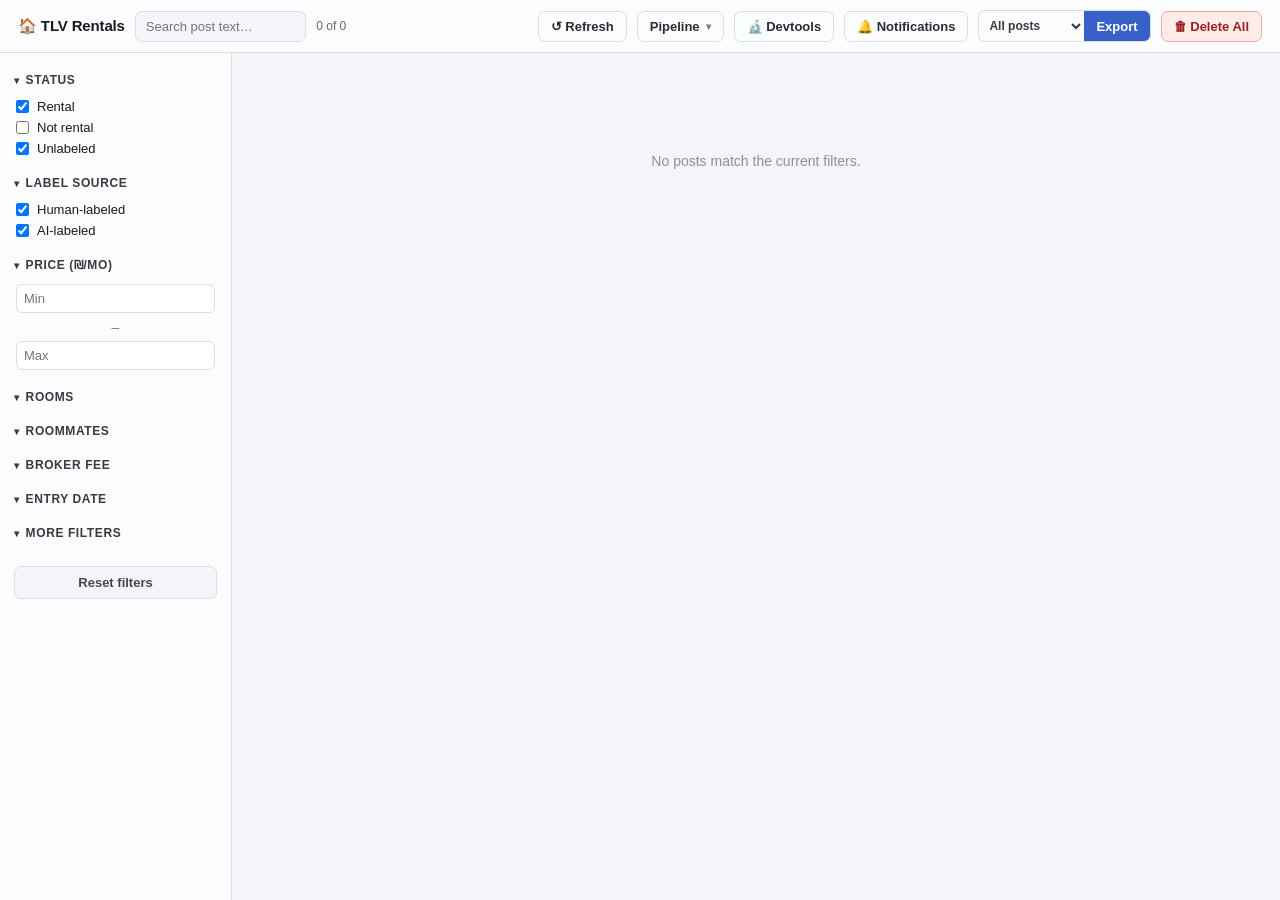
<file: dashboard/dashboard.html>
<!DOCTYPE html>
<html lang="en">
<head>
  <meta charset="UTF-8">
  <title>TLV Rentals Dashboard</title>
  <link rel="stylesheet" href="dashboard.css">
</head>
<body>

  <!-- Top bar -->
  <header class="topbar">
    <span class="logo">🏠 TLV Rentals</span>

    <div class="search-wrap">
      <input type="search" id="text-search" placeholder="Search post text…">
    </div>

    <span id="result-count">Loading…</span>
    <span class="topbar-spacer"></span>

    <button id="refresh-btn" class="btn-chrome" title="Reload posts from storage">↺ Refresh</button>

    <div class="pipeline-wrap">
      <button id="pipeline-menu-btn" class="btn-chrome" title="Run pipeline maintenance jobs: extraction, retraining, exports.">
        Pipeline <span class="caret">▾</span>
      </button>
      <div id="pipeline-menu" class="pipeline-menu">
        <button id="regex-extract-btn" title="Run regex-based classification + tag extraction on every post that has not been manually corrected. Instant — no API calls. Skips posts already processed by the regex.">Regex Extract</button>
        <button id="retest-regex-btn" title="Re-run the current regex on all posts, preview what would change, and on apply also re-score the shadow ML heads (price + roommates) across every stored rental. Shadow values go to ml_shadow only — never to tags — so notifications are unaffected.">Re-test Regex + ML</button>
        <button id="ml-retrain-btn" title="Retrain the ML classifier on your corrections (dashboard labels/✏ + Telegram 🚩 Miss). The count shown is corrections since the last retrain — independent of the ⚑ Miss / Export Misses counter, which tracks regex-fix exports separately. Runs locally in seconds; new weights are kept only if they score at least as well as the current ones.">🧠 Retrain ML</button>
        <button id="shadow-backfill-btn" title="Recompute shadow ML predictions (price + roommates) for every stored rental. Only ml_shadow is written — tags and notifications are never touched. Your existing verdicts are preserved, so it is safe to re-run after a retrain.">🔬 Shadow Backfill</button>
        <div class="pipeline-menu-divider"></div>
        <button id="export-misses-btn" title="Download posts flagged as regex misses for review.">Export Misses</button>
        <button id="export-weights-btn" title="Write the currently PROMOTED ML weights (label, broker, price, roommates) back out as lib/*_weights.js files so a retrain can be committed to git. Retrained weights otherwise live only in this browser profile.">💾 Export Weights</button>
      </div>
    </div>

    <button id="devtools-btn" class="btn-chrome" title="Open the devtools page — pipeline stats, the reasoning playground, shadow-ML progress and model weights. Runs inside the extension against live data; no server needed.">🔬 Devtools</button>
    <button id="notify-settings-btn" class="btn-chrome" title="Telegram notification settings — get an alert on your phone when a new post matches your preferences">🔔 Notifications</button>

    <span class="export-group">
      <select id="export-scope" title="Which posts to include in the JSON export">
        <option value="all">All posts</option>
        <option value="view">Current view</option>
        <option value="rental">Rentals</option>
        <option value="not_rental">Not rentals</option>
        <option value="unlabeled">Unlabeled</option>
        <option value="duplicates">Duplicates</option>
        <option value="misses">Misses</option>
      </select>
      <button id="export-btn">Export</button>
    </span>

    <button id="delete-all-btn" class="btn-danger-chrome" title="Permanently delete all scraped posts so they can be re-scraped fresh on the next run">🗑 Delete All</button>
  </header>

  <div class="layout">

    <!-- ── Sidebar ── -->
    <aside class="sidebar">

      <details class="filter-group" open>
        <summary><span class="caret">▾</span>Status</summary>
        <div class="filter-body">
          <label><input type="checkbox" name="label" value="rental"     checked> Rental</label>
          <label><input type="checkbox" name="label" value="not_rental"        > Not rental</label>
          <label><input type="checkbox" name="label" value="unlabeled"  checked> Unlabeled</label>
        </div>
      </details>

      <details class="filter-group" open>
        <summary><span class="caret">▾</span>Label source</summary>
        <div class="filter-body">
          <label><input type="checkbox" name="label-source" value="human" checked> Human-labeled</label>
          <label><input type="checkbox" name="label-source" value="ai"    checked> AI-labeled</label>
        </div>
      </details>

      <details class="filter-group" open>
        <summary><span class="caret">▾</span>Price (₪/mo)</summary>
        <div class="filter-body field-row">
          <input type="number" id="price-min" placeholder="Min" min="0" step="100">
          <span>–</span>
          <input type="number" id="price-max" placeholder="Max" min="0" step="100">
        </div>
      </details>

      <details class="filter-group">
        <summary><span class="caret">▾</span>Rooms</summary>
        <div class="filter-body field-row">
          <input type="number" id="rooms-min" placeholder="Min" min="0" step="0.5">
          <span>–</span>
          <input type="number" id="rooms-max" placeholder="Max" min="0" step="0.5">
        </div>
      </details>

      <details class="filter-group">
        <summary><span class="caret">▾</span>Roommates</summary>
        <div class="tristate" role="group" aria-label="Roommates filter">
          <div class="tristate-inner">
            <button type="button" class="tristate-btn active" data-group="roommates" data-value="">Any</button>
            <button type="button" class="tristate-btn"        data-group="roommates" data-value="yes">Yes</button>
            <button type="button" class="tristate-btn"        data-group="roommates" data-value="no">No</button>
            <button type="button" class="tristate-btn"        data-group="roommates" data-value="unknown">Unk.</button>
          </div>
        </div>
      </details>

      <details class="filter-group">
        <summary><span class="caret">▾</span>Broker fee</summary>
        <div class="tristate" role="group" aria-label="Broker fee filter">
          <div class="tristate-inner">
            <button type="button" class="tristate-btn active" data-group="broker" data-value="">Any</button>
            <button type="button" class="tristate-btn"        data-group="broker" data-value="yes">Yes</button>
            <button type="button" class="tristate-btn"        data-group="broker" data-value="no">No</button>
            <button type="button" class="tristate-btn"        data-group="broker" data-value="unknown">Unk.</button>
          </div>
        </div>
      </details>

      <details class="filter-group">
        <summary><span class="caret">▾</span>Entry date</summary>
        <div class="filter-body">
          <div class="date-range-row">
            <input type="date" id="entry-date-from" title="From date">
            <span>–</span>
            <input type="date" id="entry-date-to" title="To date">
          </div>
          <label><input type="checkbox" id="entry-date-unknown" checked> Include unknown</label>
          <label><input type="checkbox" id="entry-date-immediate" checked> Include immediate</label>
        </div>
      </details>

      <details class="filter-group">
        <summary><span class="caret">▾</span>More filters</summary>
        <div class="filter-body">
          <label><input type="checkbox" id="show-interested-only"> Interested</label>
          <label><input type="checkbox" id="show-dupes"> Duplicates</label>
          <label><input type="checkbox" id="show-only-misses"> Regex misses only</label>
          <label title="Posts where a shadow ML head disagrees with the regex and you have not judged it yet. These are the only posts worth reviewing — agreement teaches the benchmark nothing.">
            <input type="checkbox" id="show-shadow-queue"> 🔬 ML review queue
          </label>
        </div>
      </details>

      <button id="reset-filters-btn" class="btn-reset">Reset filters</button>
    </aside>

    <!-- ── Main card area ── -->
    <main class="main">
      <div id="card-grid">
        <!-- Cards injected by dashboard.js -->
      </div>
      <div id="empty-state" class="hidden">
        No posts match the current filters.
      </div>
    </main>

  </div>

  <!-- ── Telegram notifications settings modal (opened from the topbar) ── -->
  <div id="notify-overlay" class="notify-overlay hidden">
    <div class="notify-modal">
      <h2>🔔 Telegram Notifications</h2>
      <p class="notify-note">
        When a scrape saves a <strong>new</strong> rental post matching these preferences,
        you get a Telegram message. Blank fields mean no constraint. A post whose
        price/rooms could not be extracted is never excluded by that rule (nulls pass).
      </p>

      <label class="notify-toggle">
        <input type="checkbox" id="notify-enabled"> Enable notifications
      </label>

      <div class="notify-section">
        <h3>Credentials</h3>
        <div class="notify-field">
          <label for="notify-token">Bot token (from @BotFather)</label>
          <input type="password" id="notify-token" placeholder="123456789:AAH…" autocomplete="off">
        </div>
        <div class="notify-field">
          <label for="notify-chat-id">Chat ID</label>
          <div class="field-row">
            <input type="text" id="notify-chat-id" placeholder="e.g. 123456789">
            <button id="notify-detect-btn" title="Send your bot any message in Telegram first, then click — this reads the bot's recent updates and fills in your chat ID.">Detect</button>
          </div>
        </div>
        <button id="notify-test-btn" title="Sends a test message through the token + chat ID entered above (does not need to be saved first)">Send test message</button>
      </div>

      <div class="notify-section">
        <h3>Match preferences</h3>
        <div class="notify-field">
          <label for="notify-max-price">Max price (₪/mo)</label>
          <input type="number" id="notify-max-price" min="0" step="100" placeholder="no limit">
        </div>
        <div class="notify-field">
          <label for="notify-min-rooms">Rooms</label>
          <div class="field-row">
            <input type="number" id="notify-min-rooms" min="0" step="0.5" placeholder="min">
            <span>–</span>
            <input type="number" id="notify-max-rooms" min="0" step="0.5" placeholder="max">
          </div>
        </div>
        <div class="notify-field">
          <label for="notify-roommates">Roommates</label>
          <select id="notify-roommates">
            <option value="either">Either</option>
            <option value="no">Whole apartment only</option>
            <option value="yes">Roommate listings only</option>
          </select>
        </div>
        <div class="notify-field">
          <label for="notify-broker">Broker fee</label>
          <select id="notify-broker">
            <option value="either">Either</option>
            <option value="no">No broker fee only</option>
            <option value="yes">Broker listings only</option>
          </select>
        </div>
        <div class="notify-field">
          <label for="notify-include">Must contain one of (comma-separated)</label>
          <input type="text" id="notify-include" placeholder="e.g. פלורנטין, florentin">
        </div>
        <div class="notify-field">
          <label for="notify-exclude">Skip if it contains (comma-separated)</label>
          <input type="text" id="notify-exclude" placeholder="e.g. סאבלט, sublet">
        </div>
      </div>

      <div id="notify-status" class="notify-status"></div>

      <div class="notify-actions">
        <button id="notify-save-btn" class="btn-notify-save">Save</button>
        <button id="notify-close-btn" class="btn-notify-cancel">Close</button>
      </div>
    </div>
  </div>

  <script type="module" src="dashboard.js"></script>
</body>
</html>
</file>
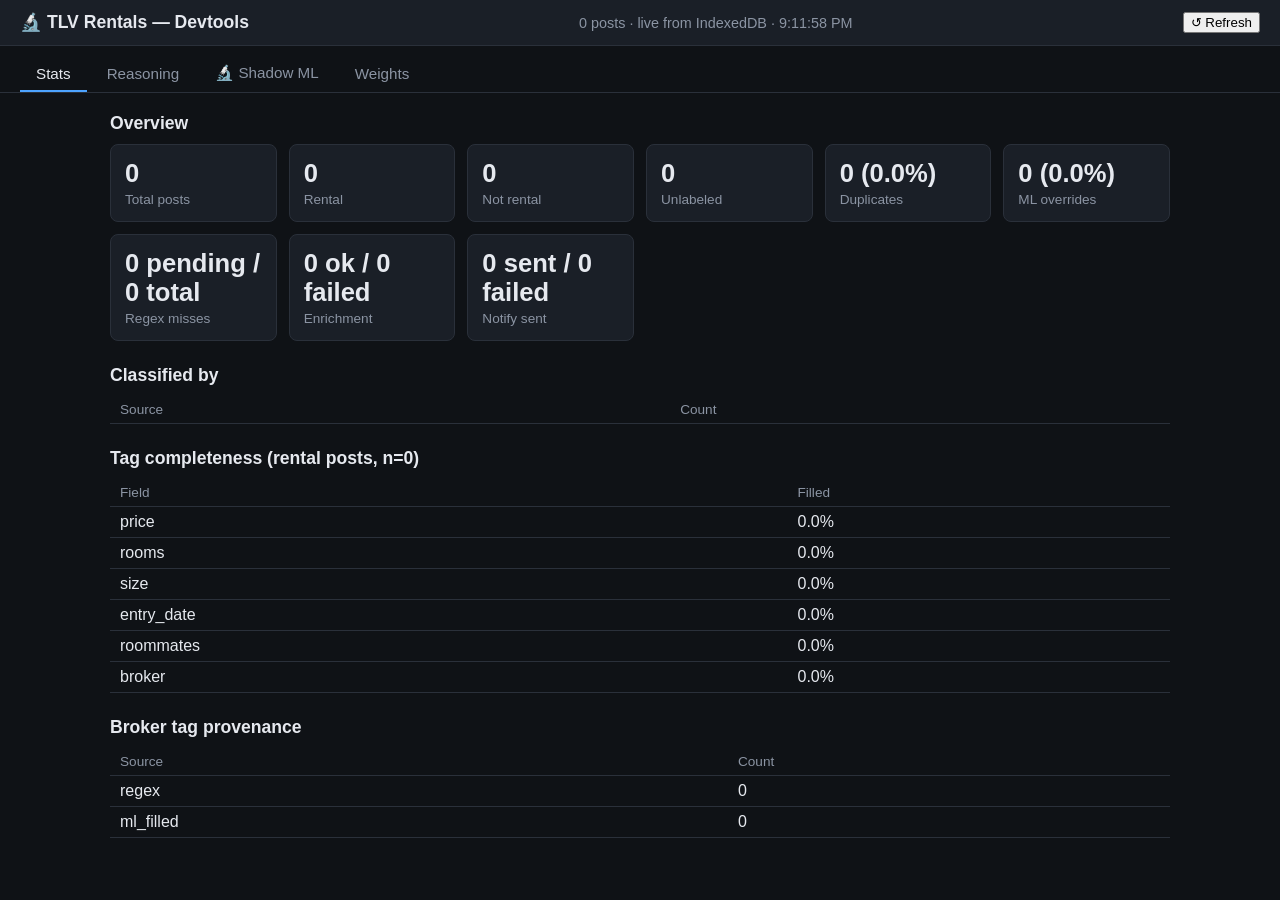
<file: devtools/devtools.html>
<!DOCTYPE html>
<html lang="en">
<head>
  <meta charset="UTF-8">
  <title>TLV Rentals — Devtools</title>
  <link rel="stylesheet" href="public/style.css">
</head>
<body>
  <header class="topbar">
    <span class="logo">🔬 TLV Rentals — Devtools</span>
    <span id="sync-info">Loading…</span>
    <button id="reload-btn" title="Re-read IndexedDB and recompute everything">↺ Refresh</button>
  </header>

  <nav class="tabs">
    <button class="tab-btn active" data-tab="stats">Stats</button>
    <button class="tab-btn" data-tab="reasoning">Reasoning</button>
    <button class="tab-btn" data-tab="shadow">🔬 Shadow ML</button>
    <button class="tab-btn" data-tab="weights">Weights</button>
  </nav>

  <main>
    <section id="tab-stats" class="tab-panel active"></section>

    <section id="tab-reasoning" class="tab-panel">
      <div class="reasoning-input">
        <textarea id="classify-text" rows="8" placeholder="Paste a post's text here…"></textarea>
        <button id="classify-btn">Classify</button>
      </div>
      <div id="reasoning-result"></div>
    </section>

    <section id="tab-shadow" class="tab-panel"></section>

    <section id="tab-weights" class="tab-panel"></section>
  </main>

  <script type="module" src="devtools.js"></script>
</body>
</html>
</file>
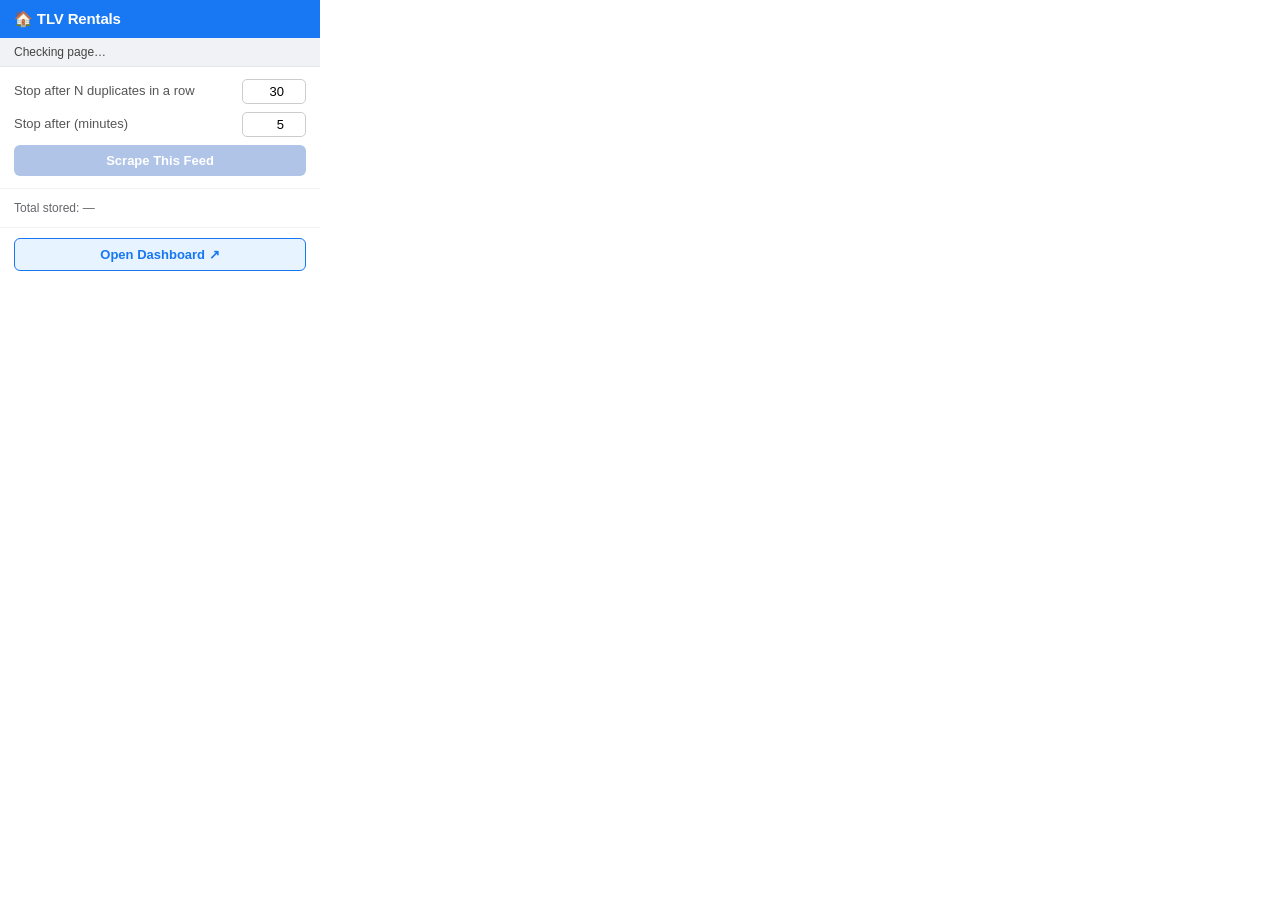
<file: popup/popup.html>
<!DOCTYPE html>
<html lang="en">
<head>
  <meta charset="UTF-8">
  <title>TLV Rentals</title>
  <link rel="stylesheet" href="popup.css">
</head>
<body>

  <header>🏠 TLV Rentals</header>

  <!-- Which page is currently open? -->
  <div id="page-status">
    <span id="page-status-text">Checking page…</span>
  </div>

  <!-- Stop-condition inputs + Scrape button (visible when idle) -->
  <section id="controls">
    <div class="field-row">
      <label for="max-dupes">Stop after N duplicates in a row</label>
      <input type="number" id="max-dupes" value="30" min="1" max="500">
    </div>
    <div class="field-row">
      <label for="max-duration">Stop after (minutes)</label>
      <input type="number" id="max-duration" value="5" min="1" max="60">
    </div>
    <button id="scrape-btn" disabled>Scrape This Feed</button>
  </section>

  <!-- Live progress (visible only while scraping) -->
  <section id="scrape-status" class="hidden">
    <div id="status-line">Starting…</div>
    <button id="stop-btn">■ Stop</button>
  </section>

  <!-- Shown when a stop condition fires; user can push past it or quit -->
  <!-- Button labels are templated at boot by popup.js from CONTINUE_POSTS /
       CONTINUE_MINUTES so the number stays single-sourced. -->
  <section id="continuation-banner" class="hidden">
    <p id="stop-reason-text"></p>
    <button id="continue-posts-btn"></button>
    <button id="continue-time-btn"></button>
    <button id="done-btn">Done</button>
  </section>

  <!-- Running total -->
  <section id="summary">
    <span id="total-stored">Total stored: —</span>
  </section>

  <footer>
    <button id="open-dashboard-btn">Open Dashboard ↗</button>
  </footer>

  <script type="module" src="popup.js"></script>
</body>
</html>
</file>
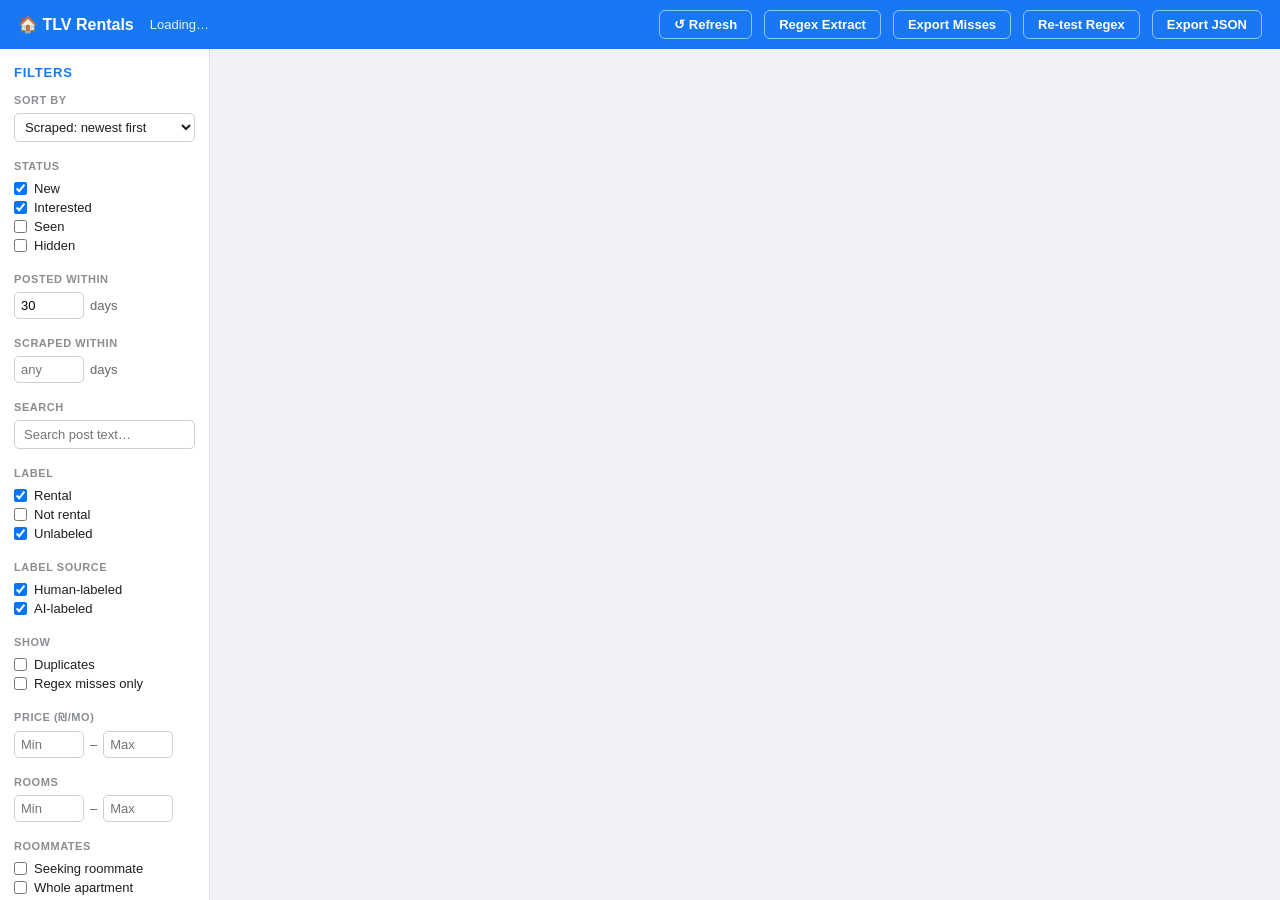
<file: cool-blackwell-94bf62/dashboard/dashboard.html>
<!DOCTYPE html>
<html lang="en">
<head>
  <meta charset="UTF-8">
  <title>TLV Rentals Dashboard</title>
  <link rel="stylesheet" href="dashboard.css">
</head>
<body>

  <!-- Top bar -->
  <header class="topbar">
    <span class="logo">🏠 TLV Rentals</span>
    <span id="result-count">Loading…</span>
    <button id="refresh-btn">↺ Refresh</button>
    <button id="regex-extract-btn" title="Run regex-based classification + tag extraction on every post that has not been manually corrected. Instant — no API calls. Skips posts already processed by the regex.">Regex Extract</button>
    <button id="export-misses-btn" title="Export flagged regex misses as a ready-to-paste training prompt for Claude">Export Misses</button>
    <button id="retest-regex-btn" title="Re-run the current regex on all posts and preview what would change before committing">Re-test Regex</button>
    <button id="export-btn">Export JSON</button>
  </header>

  <div class="layout">

    <!-- ── Sidebar ── -->
    <aside class="sidebar">
      <h2>Filters</h2>

      <div class="filter-group">
        <h3>Sort by</h3>
        <select id="sort-by">
          <option value="newest-scraped">Scraped: newest first</option>
          <option value="oldest-scraped">Scraped: oldest first</option>
          <option value="newest-posted">Posted: newest first</option>
          <option value="oldest-posted">Posted: oldest first</option>
          <option value="price-asc">Price ↑</option>
          <option value="price-desc">Price ↓</option>
          <option value="rooms-asc">Rooms ↑</option>
          <option value="rooms-desc">Rooms ↓</option>
        </select>
      </div>

      <div class="filter-group">
        <h3>Status</h3>
        <label><input type="checkbox" name="status" value="new" checked> New</label>
        <label><input type="checkbox" name="status" value="interested" checked> Interested</label>
        <label><input type="checkbox" name="status" value="seen"> Seen</label>
        <label><input type="checkbox" name="status" value="hidden"> Hidden</label>
      </div>

      <div class="filter-group">
        <h3>Posted within</h3>
        <div class="field-row">
          <input type="number" id="posted-days-filter" value="30" min="1" max="365" title="Filter by when the post appeared on Facebook. Leave blank for no filter.">
          <span>days</span>
        </div>
      </div>

      <div class="filter-group">
        <h3>Scraped within</h3>
        <div class="field-row">
          <input type="number" id="scraped-days-filter" value="" min="1" max="365" placeholder="any" title="Filter by when this scraper saved the post. Leave blank for no filter.">
          <span>days</span>
        </div>
      </div>

      <div class="filter-group">
        <h3>Search</h3>
        <input type="search" id="text-search" placeholder="Search post text…">
      </div>

      <div class="filter-group">
        <h3>Label</h3>
        <label><input type="checkbox" name="label" value="rental"     checked> Rental</label>
        <label><input type="checkbox" name="label" value="not_rental"        > Not rental</label>
        <label><input type="checkbox" name="label" value="unlabeled"  checked> Unlabeled</label>
      </div>

      <div class="filter-group">
        <h3>Label source</h3>
        <label><input type="checkbox" name="label-source" value="human" checked> Human-labeled</label>
        <label><input type="checkbox" name="label-source" value="ai"    checked> AI-labeled</label>
      </div>

      <div class="filter-group">
        <h3>Show</h3>
        <label class="toggle-label">
          <input type="checkbox" id="show-dupes"> Duplicates
        </label>
        <label class="toggle-label">
          <input type="checkbox" id="show-only-misses"> Regex misses only
        </label>
      </div>

      <div class="filter-group">
        <h3>Price (₪/mo)</h3>
        <div class="field-row">
          <input type="number" id="price-min" placeholder="Min" min="0" step="100">
          <span>–</span>
          <input type="number" id="price-max" placeholder="Max" min="0" step="100">
        </div>
      </div>

      <div class="filter-group">
        <h3>Rooms</h3>
        <div class="field-row">
          <input type="number" id="rooms-min" placeholder="Min" min="0" step="0.5">
          <span>–</span>
          <input type="number" id="rooms-max" placeholder="Max" min="0" step="0.5">
        </div>
      </div>

      <div class="filter-group">
        <h3>Roommates</h3>
        <label><input type="checkbox" name="roommates-filter" value="yes"> Seeking roommate</label>
        <label><input type="checkbox" name="roommates-filter" value="no"> Whole apartment</label>
        <label><input type="checkbox" name="roommates-filter" value="unknown"> Unknown</label>
      </div>

      <div class="filter-group">
        <h3>Broker fee</h3>
        <label><input type="checkbox" name="broker-filter" value="yes"> Has broker fee</label>
        <label><input type="checkbox" name="broker-filter" value="no"> No broker fee</label>
        <label><input type="checkbox" name="broker-filter" value="unknown"> Unknown</label>
      </div>

      <div class="filter-group">
        <h3>Entry date</h3>
        <div class="date-range-row">
          <input type="date" id="entry-date-from" title="From date">
          <span>–</span>
          <input type="date" id="entry-date-to" title="To date">
        </div>
        <label><input type="checkbox" id="entry-date-unknown" checked> Include unknown</label>
        <label><input type="checkbox" id="entry-date-immediate" checked> Include immediate</label>
      </div>

      <div class="filter-group">
        <h3>Neighborhood</h3>
        <!-- Populated dynamically by dashboard.js from distinct values in IndexedDB -->
        <div id="neighborhood-filters"><em style="font-size:11px;color:#aaa">No tagged posts yet</em></div>
      </div>

      <button id="reset-filters-btn">Reset Filters</button>
    </aside>

    <!-- ── Main card area ── -->
    <main class="main">
      <div id="card-grid">
        <!-- Cards injected by dashboard.js -->
      </div>
      <div id="empty-state" class="hidden">
        No posts match the current filters.
      </div>
    </main>

  </div>

  <script type="module" src="dashboard.js"></script>
</body>
</html>
</file>
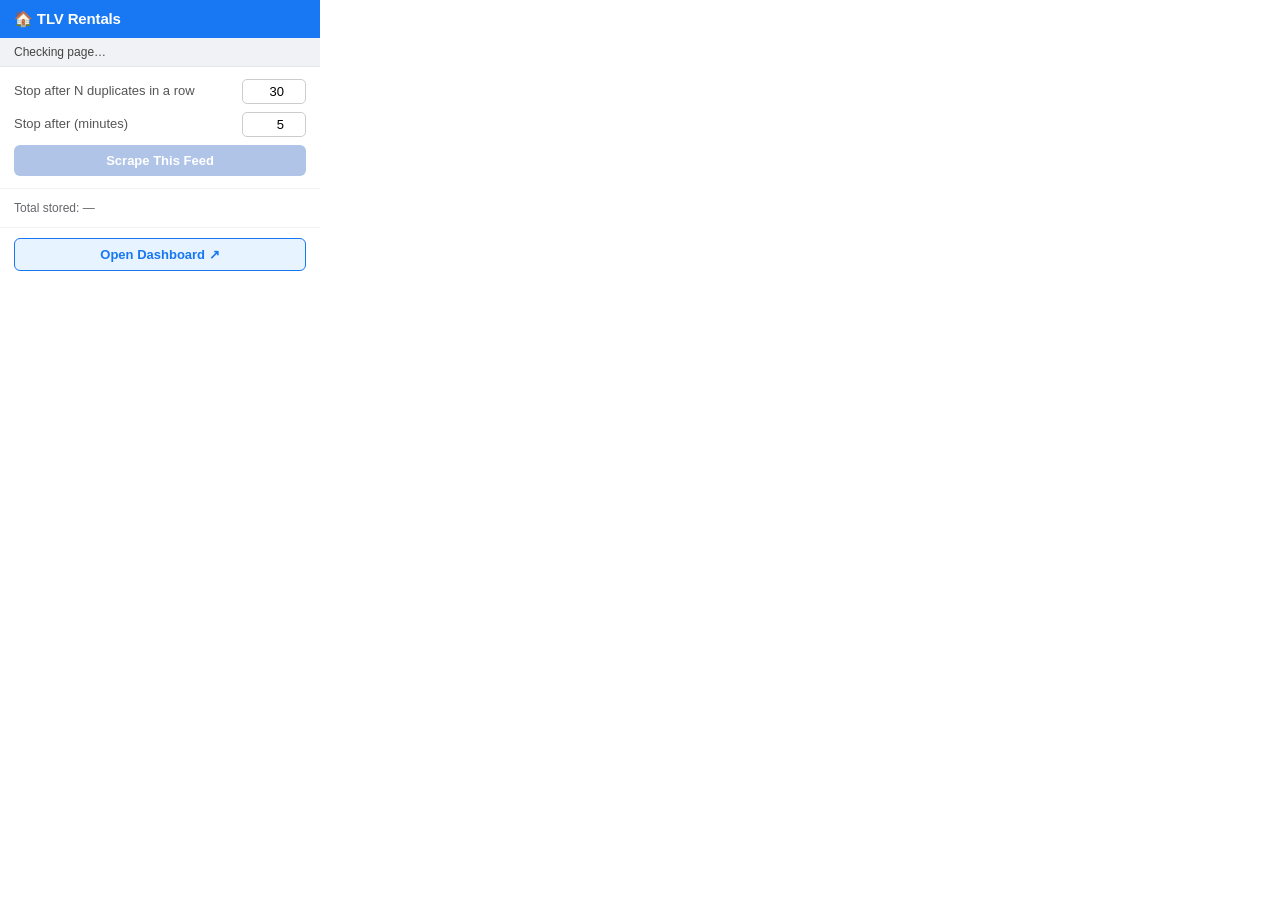
<file: cool-blackwell-94bf62/popup/popup.html>
<!DOCTYPE html>
<html lang="en">
<head>
  <meta charset="UTF-8">
  <title>TLV Rentals</title>
  <link rel="stylesheet" href="popup.css">
</head>
<body>

  <header>🏠 TLV Rentals</header>

  <!-- Which page is currently open? -->
  <div id="page-status">
    <span id="page-status-text">Checking page…</span>
  </div>

  <!-- Stop-condition inputs + Scrape button (visible when idle) -->
  <section id="controls">
    <div class="field-row">
      <label for="max-dupes">Stop after N duplicates in a row</label>
      <input type="number" id="max-dupes" value="30" min="1" max="500">
    </div>
    <div class="field-row">
      <label for="max-duration">Stop after (minutes)</label>
      <input type="number" id="max-duration" value="5" min="1" max="60">
    </div>
    <button id="scrape-btn" disabled>Scrape This Feed</button>
  </section>

  <!-- Live progress (visible only while scraping) -->
  <section id="scrape-status" class="hidden">
    <div id="status-line">Starting…</div>
    <button id="stop-btn">■ Stop</button>
  </section>

  <!-- Shown when a stop condition fires; user can push past it or quit -->
  <!-- Button labels are templated at boot by popup.js from CONTINUE_POSTS /
       CONTINUE_MINUTES so the number stays single-sourced. -->
  <section id="continuation-banner" class="hidden">
    <p id="stop-reason-text"></p>
    <button id="continue-posts-btn"></button>
    <button id="continue-time-btn"></button>
    <button id="done-btn">Done</button>
  </section>

  <!-- Running total -->
  <section id="summary">
    <span id="total-stored">Total stored: —</span>
  </section>

  <footer>
    <button id="open-dashboard-btn">Open Dashboard ↗</button>
  </footer>

  <script type="module" src="popup.js"></script>
</body>
</html>
</file>
<file: dashboard/dashboard.css>
/* dashboard/dashboard.css */
*, *::before, *::after { box-sizing: border-box; margin: 0; padding: 0; }

:root {
  --accent:        oklch(52% 0.17 265);
  --accent-dark:   oklch(44% 0.17 265);
  --accent-soft:   oklch(93% 0.03 265);

  --bg:            oklch(97% 0.004 250);
  --surface:       oklch(99% 0.002 250);
  --border:        oklch(90% 0.005 250);
  --border-strong: oklch(85% 0.006 250);
  --text:          oklch(22% 0.01 250);
  --muted:         oklch(52% 0.01 250);
  --faint:         oklch(65% 0.008 250);
  --hover-bg:      oklch(95% 0.006 250);
  --chip-bg:       oklch(93% 0.004 250);

  --rental-solid:      oklch(55% 0.14 145);
  --rental-solid-dark: oklch(48% 0.14 145);
  --rental-soft-bg:    oklch(94% 0.03 145);
  --rental-soft-text:  oklch(40% 0.14 145);

  --not-rental-solid:     oklch(52% 0.17 25);
  --not-rental-solid-dark: oklch(45% 0.17 25);
  --not-rental-soft-bg:   oklch(90% 0.02 25);
  --not-rental-soft-text: oklch(45% 0.14 25);

  --danger-text:   oklch(45% 0.16 25);
  --danger-bg:     oklch(96% 0.03 25);
  --danger-bg-strong: oklch(92% 0.05 25);
  --danger-border: oklch(80% 0.08 25);

  --amber-bg:         oklch(93% 0.03 80);
  --amber-text:       oklch(45% 0.1 80);
  --amber-border:     oklch(80% 0.1 80);
  --amber-solid:      oklch(78% 0.15 80);
  --amber-solid-text: oklch(32% 0.08 80);

  --pill-bg:            oklch(93% 0.03 265);
  --pill-text:          var(--accent);
  --pill-roommates-bg:  oklch(93% 0.04 65);
  --pill-roommates-text: oklch(48% 0.13 45);

  --shadow-accent:      oklch(58% 0.1 300);
  --shadow-accent-dark: oklch(45% 0.1 300);
  --shadow-bg:          oklch(96% 0.015 300 / 0.5);
  --shadow-border:      oklch(75% 0.06 300);
  --shadow-border-soft: oklch(80% 0.03 250);
  --shadow-text:        oklch(30% 0.05 300);
  --shadow-correct:     oklch(50% 0.13 145);
  --shadow-correct-bg:  oklch(94% 0.03 145 / 0.6);
  --shadow-correct-border: oklch(75% 0.08 145);
  --shadow-wrong:       oklch(50% 0.15 25);
  --shadow-wrong-bg:    oklch(93% 0.03 25 / 0.6);
  --shadow-wrong-border: oklch(75% 0.09 25);

  --radius-sm: 6px;
  --radius-md: 7px;
  --radius-lg: 10px;
  --shadow-card:       0 1px 2px rgba(20,20,30,0.06);
  --shadow-card-hover: 0 4px 14px rgba(20,20,30,0.10);
  --shadow-modal:      0 8px 32px rgba(20,20,30,0.18);

  --font: -apple-system, BlinkMacSystemFont, 'Segoe UI', Helvetica, Arial, sans-serif;
}

html, body {
  height: 100%;
  font-family: var(--font);
  font-size: 14px;
  color: var(--text);
  background: var(--bg);
}

body {
  display: flex;
  flex-direction: column;
}

::-webkit-scrollbar { width: 10px; height: 10px; }
::-webkit-scrollbar-thumb { background: var(--border-strong); border-radius: 6px; }
summary::-webkit-details-marker { display: none; }

/* ── Top bar ──────────────────────────────────────────────────────────────── */
.topbar {
  display: flex;
  align-items: center;
  gap: 10px;
  padding: 10px 18px;
  background: var(--surface);
  border-bottom: 1px solid var(--border);
  color: var(--text);
  flex-shrink: 0;
}
.topbar .logo {
  display: flex;
  align-items: center;
  gap: 6px;
  font-size: 15px;
  font-weight: 700;
  letter-spacing: -0.01em;
  white-space: nowrap;
}

.search-wrap { position: relative; flex: 1; max-width: 360px; }
#text-search {
  width: 100%;
  padding: 7px 10px;
  border: 1px solid var(--border);
  border-radius: var(--radius-md);
  font-size: 13px;
  background: var(--bg);
  color: var(--text);
}
#text-search:focus { outline: none; border-color: var(--accent); }

#result-count { font-size: 12px; color: var(--muted); white-space: nowrap; }
.topbar-spacer { flex: 1; }

/* Generic header (chrome) buttons — Devtools, Notifications, Refresh, Pipeline trigger */
.btn-chrome {
  display: inline-flex;
  align-items: center;
  gap: 6px;
  padding: 7px 12px;
  border: 1px solid var(--border);
  border-radius: var(--radius-md);
  background: var(--surface);
  color: oklch(30% 0.01 250);
  cursor: pointer;
  font-size: 13px;
  font-weight: 600;
  white-space: nowrap;
  transition: background 0.15s, border-color 0.15s;
}
.btn-chrome:hover { background: var(--hover-bg); }
.btn-chrome .caret { font-size: 10px; opacity: 0.6; }

/* Pipeline dropdown */
.pipeline-wrap { position: relative; }
.pipeline-menu {
  position: absolute;
  top: 38px;
  right: 0;
  width: 230px;
  background: var(--surface);
  border: 1px solid var(--border);
  border-radius: 9px;
  box-shadow: var(--shadow-modal);
  padding: 6px;
  z-index: 20;
  display: none;
  flex-direction: column;
  gap: 1px;
}
.pipeline-menu.open { display: flex; }
.pipeline-menu button {
  text-align: left;
  padding: 8px 10px;
  border: none;
  background: none;
  border-radius: var(--radius-sm);
  font-size: 13px;
  cursor: pointer;
  color: oklch(25% 0.01 250);
  font-family: inherit;
}
.pipeline-menu button:hover { background: var(--hover-bg); }
.pipeline-menu-divider { height: 1px; background: var(--border); margin: 4px 2px; }

.export-group { display: inline-flex; }
.export-group select {
  padding: 7px 6px;
  border: 1px solid var(--border);
  border-right: none;
  border-radius: var(--radius-md) 0 0 var(--radius-md);
  background: var(--surface);
  color: oklch(35% 0.01 250);
  font-size: 12px;
  font-weight: 600;
  cursor: pointer;
}
.export-group select option { color: var(--text); background: var(--surface); }
.export-group button {
  padding: 7px 12px;
  border: 1px solid var(--border);
  border-radius: 0 var(--radius-md) var(--radius-md) 0;
  background: var(--accent);
  color: #fff;
  font-size: 13px;
  font-weight: 600;
  cursor: pointer;
  border-left: none;
}
.export-group button:hover { background: var(--accent-dark); }

.btn-danger-chrome {
  padding: 7px 12px;
  border: 1px solid var(--danger-border);
  border-radius: var(--radius-md);
  background: var(--danger-bg);
  color: var(--danger-text);
  font-size: 13px;
  font-weight: 600;
  cursor: pointer;
  white-space: nowrap;
}
.btn-danger-chrome:hover { background: var(--danger-bg-strong); }

/* ── Layout ───────────────────────────────────────────────────────────────── */
.layout {
  display: flex;
  flex: 1;
  overflow: hidden;
}

/* ── Sidebar ──────────────────────────────────────────────────────────────── */
.sidebar {
  width: 232px;
  min-width: 232px;
  background: var(--surface);
  border-right: 1px solid var(--border);
  overflow-y: auto;
  padding: 16px 14px 40px;
  flex-shrink: 0;
  display: flex;
  flex-direction: column;
  gap: 2px;
}

.filter-group {
  margin-bottom: 10px;
}
.filter-group summary {
  font-size: 12px;
  font-weight: 700;
  text-transform: uppercase;
  letter-spacing: 0.05em;
  color: oklch(35% 0.01 250);
  cursor: pointer;
  padding: 4px 0;
  list-style: none;
  display: flex;
  align-items: center;
  gap: 6px;
}
.filter-group summary .caret { font-size: 10px; }
.filter-body {
  display: flex;
  flex-direction: column;
  gap: 6px;
  padding: 8px 2px 4px;
}
.filter-body label {
  display: flex;
  align-items: center;
  gap: 8px;
  font-size: 13px;
  cursor: pointer;
  user-select: none;
}
.filter-body label:hover { color: var(--accent); }

.field-row {
  display: flex;
  align-items: center;
  gap: 6px;
}
.field-row input[type="number"] {
  width: 100%;
  padding: 6px 7px;
  border: 1px solid var(--border);
  border-radius: var(--radius-sm);
  font-size: 13px;
}
.field-row input[type="number"]:focus { outline: none; border-color: var(--accent); }
.field-row span { color: oklch(60% 0.01 250); }

/* Tri-state segmented filter (Any / Yes / No / Unknown) */
.tristate {
  display: flex;
  padding: 8px 2px 4px;
}
.tristate-inner {
  display: flex;
  width: 100%;
  border: 1px solid var(--border);
  border-radius: var(--radius-md);
  overflow: hidden;
}
.tristate-btn {
  flex: 1;
  padding: 6px 3px;
  border: none;
  border-right: 1px solid var(--border);
  background: none;
  font-size: 10.5px;
  font-weight: 600;
  cursor: pointer;
  color: oklch(45% 0.01 250);
  font-family: inherit;
}
.tristate-btn:last-child { border-right: none; }
.tristate-btn:hover { background: var(--hover-bg); }
.tristate-btn.active { background: var(--accent); color: #fff; }

.date-range-row {
  display: flex;
  align-items: center;
  gap: 4px;
  margin-bottom: 6px;
}
.date-range-row input[type="date"] {
  flex: 1;
  min-width: 0;
  padding: 4px 4px;
  border: 1px solid var(--border);
  border-radius: var(--radius-sm);
  font-size: 11px;
  color: var(--text);
}
.date-range-row input[type="date"]:focus { outline: none; border-color: var(--accent); }
.date-range-row span { font-size: 13px; color: oklch(65% 0.01 250); }

.btn-reset {
  margin-top: 10px;
  padding: 8px;
  border: 1px solid var(--border);
  border-radius: var(--radius-md);
  background: var(--bg);
  font-size: 13px;
  font-weight: 600;
  color: oklch(40% 0.01 250);
  cursor: pointer;
  width: 100%;
}
.btn-reset:hover { background: var(--hover-bg); }

/* ── Main area ────────────────────────────────────────────────────────────── */
.main {
  flex: 1;
  overflow-y: auto;
  padding: 20px;
}

/* ── Card grid ────────────────────────────────────────────────────────────── */
#card-grid {
  display: grid;
  grid-template-columns: repeat(auto-fill, minmax(300px, 1fr));
  gap: 16px;
  align-items: start;
}

/* ── Individual card ──────────────────────────────────────────────────────── */
.card {
  background: var(--surface);
  border-radius: var(--radius-lg);
  overflow: hidden;
  box-shadow: var(--shadow-card);
  border: 1px solid var(--border);
  display: flex;
  flex-direction: column;
  transition: box-shadow 0.15s;
}
.card:hover { box-shadow: var(--shadow-card-hover); }
.card.status-hidden { opacity: 0.55; }

/* Status dot colors, overlaid on the thumbnail */
.card-status-dot {
  position: absolute;
  top: 8px;
  left: 8px;
  width: 8px;
  height: 8px;
  border-radius: 50%;
  box-shadow: 0 0 0 2px white;
  background: var(--accent);
}
.card.status-new        .card-status-dot { background: var(--accent); }
.card.status-interested .card-status-dot { background: var(--rental-solid); }
.card.status-seen       .card-status-dot { background: oklch(75% 0.005 250); }
.card.status-hidden     .card-status-dot { background: var(--not-rental-solid); }

/* Thumbnail */
.card-img-wrap {
  position: relative;
  height: 140px;
  overflow: hidden;
  background: var(--chip-bg);
  flex-shrink: 0;
}
.card-thumb {
  width: 100%;
  height: 100%;
  object-fit: cover;
  display: block;
}
.card-thumb--placeholder {
  width: 100%;
  height: 100%;
  display: flex;
  align-items: center;
  justify-content: center;
  font-size: 11px;
  color: var(--faint);
  background: repeating-linear-gradient(135deg, oklch(93% 0.006 250) 0 14px, oklch(90% 0.006 250) 14px 28px);
}

/* Body */
.card-body {
  padding: 12px 13px;
  flex: 1;
  display: flex;
  flex-direction: column;
  gap: 7px;
}

.card-meta {
  display: flex;
  align-items: baseline;
  flex-wrap: wrap;
  gap: 6px;
  min-height: 18px;
}
.card-group {
  font-size: 12px;
  font-weight: 700;
  color: var(--accent);
  white-space: nowrap;
  overflow: hidden;
  text-overflow: ellipsis;
  max-width: 140px;
}
.card-time {
  font-size: 11px;
  color: oklch(55% 0.01 250);
  margin-left: auto;
  text-align: right;
  line-height: 1.4;
  display: inline-flex;
  flex-wrap: wrap;
  justify-content: flex-end;
  gap: 0 4px;
}
.card-time-part { white-space: nowrap; }

.card-badges {
  display: flex;
  align-items: center;
  gap: 6px;
  flex-wrap: wrap;
}

/* Small indicator tags */
.tag {
  font-size: 11px;
  padding: 2px 8px;
  border-radius: 9px;
  font-weight: 700;
  white-space: nowrap;
}
.tag--dupe             { background: var(--amber-bg); color: var(--amber-text); }
.tag--regex-miss       { background: var(--amber-bg); color: var(--amber-text); border: 1px solid var(--amber-border); }
.tag--regex-exported   { background: var(--chip-bg); color: var(--muted); }

/* Label badges — human label is solid, AI label is a soft tint to show provenance */
.tag--rental-human     { background: var(--rental-solid); color: #fff; }
.tag--not-rental-human { background: var(--not-rental-solid); color: #fff; }
.tag--rental-ai        { background: var(--rental-soft-bg); color: var(--rental-soft-text); }
.tag--not-rental-ai    { background: var(--not-rental-soft-bg); color: var(--not-rental-soft-text); }
.tag--unlabeled        { background: var(--chip-bg); color: var(--muted); }

/* Post text snippet — unicode-bidi: plaintext makes Hebrew RTL automatically.
   Default: clamp to 3 lines so cards stay compact.
   .expanded: remove the clamp to show the full post text. */
.card-text {
  font-size: 13px;
  line-height: 1.45;
  color: var(--text);
  unicode-bidi: plaintext;
  word-break: break-word;
  white-space: pre-wrap; /* preserve Facebook line-breaks */
  display: -webkit-box;
  -webkit-line-clamp: 3;
  -webkit-box-orient: vertical;
  overflow: hidden;
}
.card-text.expanded {
  display: block;
  overflow: visible;
  -webkit-line-clamp: unset;
}

/* Action buttons */
.btn-action {
  flex: 1;
  min-width: 0;
  padding: 7px 4px;
  border: none;
  border-radius: var(--radius-sm);
  cursor: pointer;
  font-size: 12px;
  font-weight: 700;
  text-align: center;
  text-decoration: none;
  display: inline-block;
  font-family: inherit;
  transition: filter 0.15s;
}
.btn-action:hover { filter: brightness(0.94); }

.btn-open        { background: var(--accent-soft); color: var(--accent); }
.btn-interested  { background: var(--rental-soft-bg); color: var(--rental-soft-text); }
.btn-interested.active { background: var(--rental-solid); color: #fff; }

.card-actions-row {
  display: flex;
  gap: 6px;
}
.card-actions-row + .card-actions-row { margin-top: 4px; }

/* "⋯" overflow menu */
.card-menu-wrap { position: relative; flex: 0 0 auto; }
.btn-menu {
  flex: none;
  width: 30px;
  height: 30px;
  padding: 0;
  border: 1px solid var(--border);
  border-radius: var(--radius-sm);
  background: var(--surface);
  cursor: pointer;
  font-size: 14px;
  color: oklch(45% 0.01 250);
}
.btn-menu:hover { background: var(--hover-bg); }
.card-menu {
  position: absolute;
  bottom: 36px;
  right: 0;
  width: 180px;
  background: var(--surface);
  border: 1px solid var(--border);
  border-radius: 8px;
  box-shadow: var(--shadow-modal);
  padding: 5px;
  z-index: 10;
  display: none;
  flex-direction: column;
}
.card-menu-wrap.open .card-menu { display: flex; }
.card-menu button {
  text-align: left;
  padding: 7px 9px;
  border: none;
  background: none;
  border-radius: 5px;
  font-size: 12.5px;
  cursor: pointer;
  color: var(--text);
  font-family: inherit;
}
.card-menu button:hover { background: var(--hover-bg); }
.card-menu .menu-hint { opacity: 0.5; font-weight: 400; }
.card-menu-divider { height: 1px; background: var(--border); margin: 4px 2px; }
.card-menu-item-danger { color: var(--danger-text); }
.card-menu-item-danger:hover { background: var(--danger-bg); }

/* ── Empty state ──────────────────────────────────────────────────────────── */
#empty-state {
  grid-column: 1 / -1;
  text-align: center;
  padding: 80px 20px;
  color: var(--faint);
  font-size: 14px;
}

/* ── Detail pills (extracted tags on rental cards) ───────────────────────── */
.card-tags {
  display: flex;
  flex-wrap: wrap;
  align-items: center;
  gap: 4px;
}
.detail-pill {
  font-size: 11px;
  padding: 2px 8px;
  border-radius: 10px;
  background: var(--pill-bg);
  color: var(--pill-text);
  font-weight: 600;
  white-space: nowrap;
}
.detail-pill--roommates  { background: var(--pill-roommates-bg); color: var(--pill-roommates-text); }
.detail-pill--broker     { background: var(--not-rental-soft-bg); color: var(--not-rental-soft-text); }
.detail-pill--no-broker  { background: var(--rental-soft-bg); color: var(--rental-soft-text); }
.detail-pill--corrected  { background: var(--rental-soft-bg); color: var(--rental-soft-text); }

/* "Show more / Show less" expander — sibling of .card-text, not nested inside
   it, so no parent style or RTL bidi can ever hide or shift it. */
.btn-see-more {
  display: block !important;
  width: 100%;
  margin: 6px 0 2px 0;
  background: var(--accent) !important;
  border: none !important;
  border-radius: var(--radius-sm);
  padding: 6px 10px !important;
  cursor: pointer !important;
  color: #ffffff !important;
  font-size: 12px !important;
  font-weight: 700 !important;
  font-family: inherit !important;
  line-height: 1.4;
  text-align: center;
  direction: ltr;
  letter-spacing: 0.02em;
}
.btn-see-more:hover { background: var(--accent-dark) !important; }

/* Edit-tags pencil button (legacy selector kept for CSS compatibility; the
   trigger itself now lives in the ⋯ menu, see .card-menu) */
.btn-edit-tags {
  background: none;
  border: none;
  cursor: pointer;
  font-size: 12px;
  padding: 1px 4px;
  border-radius: 4px;
  color: var(--faint);
  line-height: 1;
  margin-left: auto;
  flex-shrink: 0;
}
.btn-edit-tags:hover { background: var(--hover-bg); color: var(--accent); }

/* ── Tag field rows (vertical list layout inside .card-tag-editor) ──────────
   Each field: label on top, then a flex row of [value input] [key phrase input].
   The key phrase input is the training signal — phrase from the post text.    */
.tag-field-row {
  display: flex;
  flex-direction: column;
  gap: 3px;
  margin-bottom: 5px;
}
.tag-field-label {
  font-size: 10px;
  font-weight: 700;
  text-transform: uppercase;
  letter-spacing: 0.04em;
  color: var(--faint);
}
.tag-field-inputs {
  display: flex;
  gap: 5px;
  align-items: center;
}
.tag-field-value {
  width: 82px;
  flex-shrink: 0;
  padding: 4px 5px;
  border: 1px solid var(--border);
  border-radius: 4px;
  font-size: 12px;
  color: var(--text);
  background: var(--surface);
}
.tag-field-value--text { width: 110px; }
.tag-field-keyphrase {
  flex: 1;
  min-width: 0;
  padding: 4px 5px;
  border: 1px solid var(--amber-border);
  border-radius: 4px;
  font-size: 11px;
  font-style: italic;
  color: var(--amber-solid-text);
  background: var(--amber-bg);
}
.tag-field-keyphrase:focus { outline: none; border-color: var(--amber-solid); }
.tag-field-keyphrase::placeholder { color: var(--amber-text); opacity: 0.8; }

.btn-clear-miss {
  padding: 5px 8px;
  background: none;
  border: 1px solid var(--border);
  border-radius: 5px;
  cursor: pointer;
  font-size: 11px;
  color: var(--faint);
}
.btn-clear-miss:hover { background: var(--danger-bg); color: var(--danger-text); border-color: var(--danger-border); }

/* ── Inline tag editor ────────────────────────────────────────────────────── */
.card-tag-editor {
  display: flex;
  flex-direction: column;
  gap: 6px;
  padding: 8px;
  background: var(--bg);
  border-radius: var(--radius-sm);
  border: 1px solid var(--border);
}
.tag-editor-wide { flex: 1; }
.tag-editor-wide input { width: 100%; }
.tag-editor-wide label {
  display: flex;
  flex-direction: column;
  font-size: 10px;
  font-weight: 700;
  text-transform: uppercase;
  letter-spacing: 0.04em;
  color: var(--faint);
  gap: 3px;
}
.tag-editor-actions {
  display: flex;
  gap: 6px;
  margin-top: 2px;
}
.btn-tag-save, .btn-tag-cancel {
  flex: 1;
  padding: 6px;
  border-radius: var(--radius-sm);
  border: none;
  cursor: pointer;
  font-size: 11px;
  font-weight: 700;
  font-family: inherit;
}
.btn-tag-save   { background: var(--accent); color: #fff; }
.btn-tag-save:hover { background: var(--accent-dark); }
.btn-tag-cancel { background: var(--chip-bg); color: oklch(40% 0.01 250); }
.btn-tag-cancel:hover { background: var(--border-strong); }

/* ── Utility ──────────────────────────────────────────────────────────────── */
.hidden { display: none !important; }

/* ── Re-test diff modal & Telegram notifications settings modal ─────────────
   Both share the same overlay/modal chrome so a full-overhaul retheme is one
   set of rules. */
.retest-overlay,
.notify-overlay {
  position: fixed;
  inset: 0;
  background: rgba(20,20,30,0.45);
  display: flex;
  align-items: center;
  justify-content: center;
  z-index: 1000;
}
.retest-modal,
.notify-modal {
  background: var(--surface);
  border-radius: var(--radius-lg);
  padding: 24px 28px;
  width: 90%;
  box-shadow: var(--shadow-modal);
}
.retest-modal { max-width: 400px; }
.notify-modal { max-width: 460px; width: 92%; max-height: 88vh; overflow-y: auto; }

.retest-modal h2,
.notify-modal h2 {
  font-size: 16px;
  font-weight: 700;
  margin-bottom: 14px;
  color: var(--text);
}
.retest-list {
  list-style: none;
  display: flex;
  flex-direction: column;
  gap: 6px;
  margin-bottom: 14px;
}
.retest-list li {
  font-size: 13px;
  padding: 6px 10px;
  background: var(--bg);
  border-radius: var(--radius-sm);
  color: var(--text);
}
.retest-note {
  font-size: 11px;
  color: var(--faint);
  margin-bottom: 16px;
  line-height: 1.5;
}
.retest-actions,
.notify-actions {
  display: flex;
  gap: 8px;
}
.btn-retest-apply,
.btn-notify-save {
  flex: 1;
  padding: 8px;
  background: var(--accent);
  color: #fff;
  border: none;
  border-radius: var(--radius-md);
  cursor: pointer;
  font-size: 13px;
  font-weight: 700;
  font-family: inherit;
}
.btn-retest-apply:hover,
.btn-notify-save:hover { background: var(--accent-dark); }
.btn-retest-cancel,
.btn-notify-cancel {
  flex: 1;
  padding: 8px;
  background: var(--chip-bg);
  color: oklch(40% 0.01 250);
  border: none;
  border-radius: var(--radius-md);
  cursor: pointer;
  font-size: 13px;
  font-weight: 700;
  font-family: inherit;
}
.btn-retest-cancel:hover,
.btn-notify-cancel:hover { background: var(--border-strong); }

/* ── Telegram notifications settings modal ─────────────────────────────────── */
.notify-note {
  font-size: 11px;
  color: var(--faint);
  margin-bottom: 14px;
  line-height: 1.5;
}
.notify-toggle {
  display: flex;
  align-items: center;
  gap: 6px;
  font-size: 13px;
  font-weight: 700;
  color: var(--text);
  margin-bottom: 14px;
  cursor: pointer;
}
.notify-section {
  border-top: 1px solid var(--border);
  padding-top: 12px;
  margin-bottom: 14px;
}
.notify-section h3 {
  font-size: 11px;
  font-weight: 700;
  text-transform: uppercase;
  letter-spacing: 0.04em;
  color: var(--faint);
  margin-bottom: 8px;
}
.notify-field { margin-bottom: 10px; }
.notify-field label {
  display: block;
  font-size: 12px;
  color: var(--muted);
  margin-bottom: 3px;
}
.notify-field input,
.notify-field select {
  width: 100%;
  padding: 6px 8px;
  border: 1px solid var(--border);
  border-radius: var(--radius-sm);
  font-size: 13px;
  color: var(--text);
  background: var(--surface);
}
.notify-field input:focus,
.notify-field select:focus { outline: none; border-color: var(--accent); }
.notify-field .field-row { display: flex; align-items: center; gap: 6px; }
.notify-field .field-row input { flex: 1; }
#notify-detect-btn,
#notify-test-btn {
  padding: 6px 12px;
  background: var(--chip-bg);
  color: var(--text);
  border: none;
  border-radius: var(--radius-sm);
  cursor: pointer;
  font-size: 12px;
  font-weight: 700;
  white-space: nowrap;
  font-family: inherit;
}
#notify-detect-btn:hover,
#notify-test-btn:hover { background: var(--border-strong); }
.notify-status {
  min-height: 18px;
  font-size: 12px;
  line-height: 1.4;
  margin-bottom: 12px;
  color: var(--muted);
}
.notify-status-ok   { color: var(--rental-soft-text); }
.notify-status-err  { color: var(--danger-text); }
.notify-status-warn { color: var(--amber-text); }

/* ── Shadow-mode ML review ──────────────────────────────────────────────────
   Visually distinct from real tag pills on purpose: these values are NOT tags.
   They never reach the notification filter, and the dashed border + 🔬 marker
   is the signal that nothing here is acting on your behalf yet. */
.shadow-row {
  display: flex;
  flex-wrap: wrap;
  align-items: center;
  gap: 6px;
  padding: 6px 8px;
  border: 1px dashed var(--shadow-border);
  border-radius: var(--radius-sm);
  background: var(--shadow-bg);
}
.shadow-row-label {
  font-size: 11px;
  font-weight: 600;
  color: var(--shadow-accent-dark);
  letter-spacing: 0.02em;
}
.shadow-field { font-size: 11px; color: var(--muted); margin-right: 2px; }
.btn-shadow {
  font-size: 11px;
  padding: 2px 8px;
  border: 1px solid var(--shadow-border-soft);
  border-radius: 10px;
  background: var(--surface);
  cursor: pointer;
  color: var(--shadow-text);
  font-family: inherit;
}
.btn-shadow:hover { background: var(--shadow-bg); border-color: var(--shadow-border); }
.btn-shadow--ml     { border-color: var(--shadow-border); font-weight: 600; }
.btn-shadow--regex  { border-color: var(--shadow-border-soft); }
.btn-shadow--other  { border-style: dashed; color: var(--muted); }
.shadow-judged {
  font-size: 11px;
  color: var(--shadow-correct);
  background: var(--shadow-correct-bg);
  border: 1px solid var(--shadow-correct-border);
  border-radius: 10px;
  padding: 2px 8px;
}
.shadow-judged--wrong {
  color: var(--shadow-wrong);
  background: var(--shadow-wrong-bg);
  border-color: var(--shadow-wrong-border);
}
</file>
<file: devtools/public/style.css>
:root {
  color-scheme: light dark;
  --bg: #0f1216;
  --panel: #1a1f27;
  --border: #2a303a;
  --text: #e6e9ef;
  --muted: #8b94a3;
  --accent: #4da3ff;
  --pos: #3ecf8e;
  --neg: #ef5b5b;
}

* { box-sizing: border-box; }

body {
  margin: 0;
  font-family: -apple-system, Segoe UI, Roboto, sans-serif;
  background: var(--bg);
  color: var(--text);
}

.topbar {
  display: flex;
  align-items: center;
  justify-content: space-between;
  padding: 12px 20px;
  border-bottom: 1px solid var(--border);
  background: var(--panel);
}

.logo { font-weight: 600; font-size: 1.1em; }
#sync-info { color: var(--muted); font-size: 0.9em; }

.tabs {
  display: flex;
  gap: 4px;
  padding: 10px 20px 0;
  border-bottom: 1px solid var(--border);
}

.tab-btn {
  background: none;
  border: none;
  color: var(--muted);
  padding: 8px 16px;
  cursor: pointer;
  font-size: 0.95em;
  border-bottom: 2px solid transparent;
}

.tab-btn.active {
  color: var(--text);
  border-bottom-color: var(--accent);
}

main { padding: 20px; max-width: 1100px; margin: 0 auto; }

.tab-panel { display: none; }
.tab-panel.active { display: block; }

.stat-grid {
  display: grid;
  grid-template-columns: repeat(auto-fill, minmax(160px, 1fr));
  gap: 12px;
  margin-bottom: 24px;
}

.stat-tile {
  background: var(--panel);
  border: 1px solid var(--border);
  border-radius: 8px;
  padding: 14px;
}

.stat-tile .value { font-size: 1.6em; font-weight: 600; }
.stat-tile .label { color: var(--muted); font-size: 0.85em; margin-top: 4px; }

table { width: 100%; border-collapse: collapse; margin-bottom: 24px; }
th, td { text-align: left; padding: 6px 10px; border-bottom: 1px solid var(--border); }
th { color: var(--muted); font-weight: 500; font-size: 0.85em; }

h2 { font-size: 1.1em; margin: 24px 0 10px; }
h2:first-child { margin-top: 0; }

.reasoning-input { display: flex; flex-direction: column; gap: 8px; margin-bottom: 20px; }
textarea {
  background: var(--panel);
  color: var(--text);
  border: 1px solid var(--border);
  border-radius: 6px;
  padding: 10px;
  font-family: inherit;
  resize: vertical;
}

button#classify-btn {
  align-self: flex-start;
  background: var(--accent);
  color: #06121f;
  border: none;
  border-radius: 6px;
  padding: 8px 18px;
  font-weight: 600;
  cursor: pointer;
}

.result-panel {
  background: var(--panel);
  border: 1px solid var(--border);
  border-radius: 8px;
  padding: 16px;
  margin-bottom: 16px;
}

.result-panel h3 { margin-top: 0; font-size: 0.95em; color: var(--muted); text-transform: uppercase; letter-spacing: 0.03em; }

.badge {
  display: inline-block;
  padding: 2px 8px;
  border-radius: 4px;
  font-size: 0.85em;
  font-weight: 600;
}
.badge.rental { background: rgba(62,207,142,0.15); color: var(--pos); }
.badge.not_rental { background: rgba(239,91,91,0.15); color: var(--neg); }
.badge.null { background: rgba(139,148,163,0.15); color: var(--muted); }

.token-list { display: flex; flex-wrap: wrap; gap: 6px; }
.token-chip { padding: 2px 8px; border-radius: 10px; font-size: 0.85em; }
.token-chip.pos { background: rgba(62,207,142,0.15); color: var(--pos); }
.token-chip.neg { background: rgba(239,91,91,0.15); color: var(--neg); }

.kv { display: grid; grid-template-columns: max-content 1fr; gap: 4px 16px; }
.kv dt { color: var(--muted); }
.kv dd { margin: 0; }

/* ── Shadow ML panel ────────────────────────────────────────────────────── */
.pos   { color: var(--pos); }
.neg   { color: var(--neg); }
.muted { color: var(--muted); }

.shadow-grid {
  display: grid;
  grid-template-columns: repeat(auto-fit, minmax(340px, 1fr));
  gap: 16px;
  margin-top: 16px;
}
.shadow-card {
  border: 1px solid rgba(139, 148, 163, 0.25);
  border-radius: 8px;
  padding: 14px 16px;
  background: rgba(255, 255, 255, 0.02);
}
.shadow-card h3 {
  margin: 0 0 4px;
  font-size: 1em;
  display: flex;
  align-items: center;
  gap: 8px;
}
.shadow-card h4 {
  margin: 14px 0 6px;
  font-size: 0.8em;
  text-transform: uppercase;
  letter-spacing: 0.03em;
  color: var(--muted);
  font-weight: 500;
}
.shadow-card p { margin: 0 0 10px; font-size: 0.85em; }
/* capitalize the FIELD NAME only — on the whole h3 it also hits the status
   badge and renders "verdict(s)" as "Verdict(S)". */
.shadow-field-name { text-transform: capitalize; }

/* Score meter with the promotion bar drawn as a vertical marker, so "how far
   from the bar" is readable at a glance rather than by comparing two numbers. */
.meter-table { width: 100%; }
.meter-table td:first-child { width: 25%; text-transform: capitalize; }
.meter-table td:last-child  { width: 34%; text-align: right; white-space: nowrap; }
.meter {
  position: relative;
  height: 10px;
  border-radius: 5px;
  background: rgba(139, 148, 163, 0.18);
  overflow: hidden;
}
.meter-fill { height: 100%; border-radius: 5px; }
.meter-fill.pos { background: var(--pos); }
.meter-fill.neg { background: var(--neg); }
.meter-bar {
  position: absolute;
  top: -2px;
  width: 2px;
  height: 14px;
  background: #fff;
  opacity: 0.85;
}
</file>
<file: popup/popup.css>
/* popup/popup.css */
*, *::before, *::after { box-sizing: border-box; margin: 0; padding: 0; }

body {
  width: 320px;
  font-family: -apple-system, BlinkMacSystemFont, 'Segoe UI', sans-serif;
  font-size: 13px;
  color: #1a1a1a;
  background: #fff;
}

/* ── Header ─────────────────────────────────────────────────────────────── */
header {
  background: #1877f2;
  color: #fff;
  padding: 10px 14px;
  font-size: 15px;
  font-weight: 700;
  letter-spacing: -0.01em;
}

/* ── Page status bar ─────────────────────────────────────────────────────── */
#page-status {
  padding: 7px 14px;
  background: #f0f2f5;
  border-bottom: 1px solid #e4e6eb;
  font-size: 12px;
  color: #444;
  white-space: nowrap;
  overflow: hidden;
  text-overflow: ellipsis;
}

/* ── Shared section wrapper ──────────────────────────────────────────────── */
section {
  padding: 12px 14px;
  border-bottom: 1px solid #f0f2f5;
}

/* ── Controls ────────────────────────────────────────────────────────────── */
.field-row {
  display: flex;
  align-items: center;
  justify-content: space-between;
  gap: 8px;
  margin-bottom: 8px;
}
.field-row label {
  flex: 1;
  color: #555;
  line-height: 1.3;
}
.field-row input[type="number"] {
  width: 64px;
  padding: 4px 6px;
  border: 1px solid #ccc;
  border-radius: 5px;
  text-align: right;
  font-size: 13px;
}
.field-row input[type="number"]:focus {
  outline: none;
  border-color: #1877f2;
}

/* ── Buttons (shared base) ───────────────────────────────────────────────── */
button {
  display: block;
  width: 100%;
  padding: 8px;
  border: none;
  border-radius: 6px;
  cursor: pointer;
  font-size: 13px;
  font-weight: 600;
  transition: background 0.15s;
}

#scrape-btn {
  background: #1877f2;
  color: #fff;
  margin-top: 2px;
}
#scrape-btn:hover:not(:disabled) { background: #1558b0; }
#scrape-btn:disabled {
  background: #b0c4e8;
  cursor: not-allowed;
}

/* ── Live scrape status ──────────────────────────────────────────────────── */
#status-line {
  font-size: 12px;
  color: #444;
  margin-bottom: 8px;
  line-height: 1.5;
}
#stop-btn {
  background: #e41e3f;
  color: #fff;
}
#stop-btn:hover { background: #b5162e; }

/* ── Continuation banner ─────────────────────────────────────────────────── */
#continuation-banner p {
  font-size: 12px;
  color: #555;
  margin-bottom: 8px;
  line-height: 1.4;
}
#continuation-banner button { margin-bottom: 5px; }

#continue-posts-btn { background: #1877f2; color: #fff; }
#continue-posts-btn:hover { background: #1558b0; }

#continue-time-btn { background: #42526e; color: #fff; }
#continue-time-btn:hover { background: #2c3a52; }

#done-btn { background: #e4e6eb; color: #333; }
#done-btn:hover { background: #d0d2d7; }

/* ── Summary ─────────────────────────────────────────────────────────────── */
#summary {
  font-size: 12px;
  color: #65676b;
}

/* ── Footer ──────────────────────────────────────────────────────────────── */
footer {
  padding: 10px 14px;
  display: flex;
  align-items: center;
  gap: 10px;
}
#open-dashboard-btn {
  flex: 1;
  background: #e7f3ff;
  color: #1877f2;
  border: 1px solid #1877f2;
}
#open-dashboard-btn:hover { background: #d0e8ff; }


/* ── Utility ─────────────────────────────────────────────────────────────── */
.hidden { display: none !important; }
</file>
<file: cool-blackwell-94bf62/dashboard/dashboard.css>
/* dashboard/dashboard.css */
*, *::before, *::after { box-sizing: border-box; margin: 0; padding: 0; }

html, body {
  height: 100%;
  font-family: -apple-system, BlinkMacSystemFont, 'Segoe UI', sans-serif;
  font-size: 14px;
  color: #1c1e21;
  background: #f0f2f5;
}

body {
  display: flex;
  flex-direction: column;
}

/* ── Top bar ──────────────────────────────────────────────────────────────── */
.topbar {
  display: flex;
  align-items: center;
  gap: 12px;
  padding: 10px 18px;
  background: #1877f2;
  color: #fff;
  flex-shrink: 0;
}
.topbar .logo { font-size: 16px; font-weight: 700; margin-right: 4px; }
#result-count { flex: 1; font-size: 13px; opacity: 0.9; }
.topbar button {
  padding: 6px 14px;
  border: 1px solid rgba(255,255,255,0.55);
  border-radius: 6px;
  background: transparent;
  color: #fff;
  cursor: pointer;
  font-size: 13px;
  font-weight: 600;
  transition: background 0.15s;
}
.topbar button:hover { background: rgba(255,255,255,0.18); }

/* ── Layout ───────────────────────────────────────────────────────────────── */
.layout {
  display: flex;
  flex: 1;
  overflow: hidden;
}

/* ── Sidebar ──────────────────────────────────────────────────────────────── */
.sidebar {
  width: 210px;
  min-width: 210px;
  background: #fff;
  padding: 16px 14px;
  overflow-y: auto;
  border-right: 1px solid #dde0e4;
  flex-shrink: 0;
}
.sidebar h2 {
  font-size: 13px;
  font-weight: 700;
  text-transform: uppercase;
  letter-spacing: 0.06em;
  color: #1877f2;
  margin-bottom: 14px;
}
.filter-group {
  margin-bottom: 18px;
}
.filter-group h3 {
  font-size: 11px;
  font-weight: 700;
  text-transform: uppercase;
  letter-spacing: 0.05em;
  color: #8a8d91;
  margin-bottom: 7px;
}
.filter-group label {
  display: flex;
  align-items: center;
  gap: 7px;
  font-size: 13px;
  cursor: pointer;
  padding: 2px 0;
  user-select: none;
}
.filter-group label:hover { color: #1877f2; }

.field-row {
  display: flex;
  align-items: center;
  gap: 6px;
}
.field-row input[type="number"] {
  width: 58px;
  padding: 5px 6px;
  border: 1px solid #ccd0d5;
  border-radius: 5px;
  font-size: 13px;
}
.field-row input[type="number"]:focus {
  outline: none;
  border-color: #1877f2;
}
.field-row span { font-size: 13px; color: #65676b; }

#text-search {
  width: 100%;
  padding: 6px 9px;
  border: 1px solid #ccd0d5;
  border-radius: 5px;
  font-size: 13px;
}
#text-search:focus { outline: none; border-color: #1877f2; }

#reset-filters-btn {
  width: 100%;
  padding: 7px;
  border: 1px solid #ccd0d5;
  border-radius: 6px;
  background: #f0f2f5;
  cursor: pointer;
  font-size: 13px;
  color: #606770;
  font-weight: 600;
  transition: background 0.15s;
}
#reset-filters-btn:hover { background: #e4e6eb; }

/* ── Main area ────────────────────────────────────────────────────────────── */
.main {
  flex: 1;
  overflow-y: auto;
  padding: 18px;
}

/* ── Card grid ────────────────────────────────────────────────────────────── */
#card-grid {
  display: grid;
  grid-template-columns: repeat(auto-fill, minmax(270px, 1fr));
  gap: 14px;
  align-items: start;
}

/* ── Individual card ──────────────────────────────────────────────────────── */
.card {
  background: #fff;
  border-radius: 8px;
  overflow: hidden;
  box-shadow: 0 1px 3px rgba(0,0,0,0.1);
  border-left: 4px solid #ccd0d5;
  display: flex;
  flex-direction: column;
  transition: box-shadow 0.15s;
}
.card:hover { box-shadow: 0 3px 8px rgba(0,0,0,0.15); }

/* Left-border colour communicates status at a glance */
.card.status-new        { border-left-color: #1877f2; }
.card.status-interested { border-left-color: #00a651; }
.card.status-seen       { border-left-color: #b0b3b8; }
.card.status-hidden     { border-left-color: #e41e3f; opacity: 0.55; }

/* Thumbnail */
.card-img-wrap {
  height: 150px;
  overflow: hidden;
  background: #e4e6eb;
  flex-shrink: 0;
}
.card-thumb {
  width: 100%;
  height: 100%;
  object-fit: cover;
  display: block;
}
.card-thumb--placeholder {
  width: 100%;
  height: 100%;
  display: flex;
  align-items: center;
  justify-content: center;
  font-size: 11px;
  color: #b0b3b8;
}

/* Body */
.card-body {
  padding: 10px 12px;
  flex: 1;
  display: flex;
  flex-direction: column;
  gap: 6px;
}

.card-meta {
  display: flex;
  align-items: center;
  flex-wrap: wrap;
  gap: 5px;
  min-height: 18px;
}
.card-group {
  font-size: 11px;
  font-weight: 700;
  color: #1877f2;
  white-space: nowrap;
  overflow: hidden;
  text-overflow: ellipsis;
  max-width: 130px;
}
.card-time {
  font-size: 11px;
  color: #8a8d91;
  margin-left: auto;
  text-align: right;
  line-height: 1.4;
  /* Allow the two timestamp chips to wrap onto two lines on narrow cards
     rather than overflow the meta row. */
  display: inline-flex;
  flex-wrap: wrap;
  justify-content: flex-end;
  gap: 0 4px;
}
.card-time-part {
  white-space: nowrap;
}

/* Small indicator tags */
.tag {
  font-size: 10px;
  padding: 1px 7px;
  border-radius: 10px;
  font-weight: 700;
  white-space: nowrap;
}
.tag--dupe     { background: #fff3cd; color: #7d6608; }
.tag--filtered { background: #fde8e8; color: #8b1a1a; }

/* Label badges — human label is solid, AI label is outlined to show provenance */
.tag--rental-human     { background: #00a651; color: #fff; }
.tag--not-rental-human { background: #e41e3f; color: #fff; }
.tag--rental-ai        { background: #fff; color: #00a651; border: 1px solid #00a651; }
.tag--not-rental-ai    { background: #fff; color: #e41e3f; border: 1px solid #e41e3f; }
.tag--unlabeled        { background: #e4e6eb; color: #65676b; }

/* Post text snippet — unicode-bidi: plaintext makes Hebrew RTL automatically.
   Default: clamp to 3 lines so cards stay compact.
   .expanded: remove the clamp to show the full post text. */
.card-text {
  font-size: 13px;
  line-height: 1.45;
  color: #1c1e21;
  unicode-bidi: plaintext;
  word-break: break-word;
  white-space: pre-wrap; /* preserve Facebook line-breaks */
  /* 3-line preview */
  display: -webkit-box;
  -webkit-line-clamp: 3;
  -webkit-box-orient: vertical;
  overflow: hidden;
}
.card-text.expanded {
  display: block;
  overflow: visible;
  -webkit-line-clamp: unset;
}

/* Action buttons row */
.card-actions {
  display: flex;
  gap: 5px;
  flex-wrap: wrap;
  margin-top: 2px;
}
.btn-action {
  flex: 1;
  min-width: 0;
  padding: 5px 3px;
  border: none;
  border-radius: 5px;
  cursor: pointer;
  font-size: 11px;
  font-weight: 700;
  text-align: center;
  text-decoration: none;
  display: inline-block;
  transition: filter 0.15s;
}
.btn-action:hover { filter: brightness(0.92); }

.btn-interested { background: #d4edda; color: #155724; }
.btn-seen       { background: #e9ecef; color: #495057; }
.btn-hide       { background: #fde8e8; color: #8b1a1a; }
.btn-open       { background: #cce5ff; color: #004085; }

/* Rental / Not Rental label buttons — first row of card-actions */
.btn-rental     { background: #d4edda; color: #155724; }
.btn-not-rental { background: #fde8e8; color: #8b1a1a; }
.btn-rental.active     { background: #00a651; color: #fff; }
.btn-not-rental.active { background: #e41e3f; color: #fff; }

/* Two-row action layout — split labels from status/open buttons */
.card-actions-row {
  display: flex;
  gap: 5px;
  flex-wrap: wrap;
}
.card-actions-row + .card-actions-row { margin-top: 4px; }

/* ── Empty state ──────────────────────────────────────────────────────────── */
#empty-state {
  grid-column: 1 / -1;
  text-align: center;
  padding: 80px 20px;
  color: #8a8d91;
  font-size: 14px;
}

/* ── Detail pills (extracted tags on rental cards) ───────────────────────── */
.card-tags {
  display: flex;
  flex-wrap: wrap;
  align-items: center;
  gap: 4px;
  margin-top: 2px;
}
.detail-pill {
  font-size: 11px;
  padding: 2px 8px;
  border-radius: 10px;
  background: #e7f3ff;
  color: #1877f2;
  font-weight: 600;
  white-space: nowrap;
}
.detail-pill--roommates  { background: #fff3e0; color: #e65100; }
.detail-pill--broker           { background: #fde8e8; color: #8b1a1a; }
.detail-pill--no-broker        { background: #d4edda; color: #155724; }
.detail-pill--corrected        { background: #d4edda; color: #155724; }
/* Neighborhood — low confidence gets a dashed border + reduced opacity */
.detail-pill--neighborhood-low { background: #e7f3ff; color: #1877f2;
                                  border: 1px dashed #1877f2; opacity: 0.7; }
/* Unknown neighborhood (tags extracted but neighborhood came back null) */
.detail-pill--unknown          { background: #e4e6eb; color: #8a8d91; }

/* "Show more / Show less" expander — sibling of .card-text, not nested inside
   it, so no parent style or RTL bidi can ever hide or shift it. Full-width
   pill that visually anchors as a separate, obviously-interactive control. */
.btn-see-more {
  display: block !important;
  width: 100%;
  margin: 6px 0 2px 0;
  background: #1877f2 !important;
  border: none !important;
  border-radius: 6px;
  padding: 6px 10px !important;
  cursor: pointer !important;
  color: #ffffff !important;
  font-size: 12px !important;
  font-weight: 700 !important;
  font-family: inherit !important;
  line-height: 1.4;
  text-align: center;
  direction: ltr;
  letter-spacing: 0.02em;
}
.btn-see-more:hover { background: #1565c0 !important; }

/* Dupe button — amber when inactive (click to mark), darker amber when active */
.btn-dupe        { background: #fff3cd; color: #7d6608; }
.btn-dupe.active { background: #ffc107; color: #5a4600; font-weight: 900; }
.btn-dupe:hover  { filter: brightness(0.92); }

/* Delete button — distinct red so it's clearly a destructive action. */
.btn-delete {
  background: #fde8e8 !important;
  color: #8b1a1a !important;
  font-weight: 700;
}
.btn-delete:hover { background: #f5c6cb !important; }

/* Edit-tags pencil button (sits beside the pills) */
.btn-edit-tags {
  background: none;
  border: none;
  cursor: pointer;
  font-size: 12px;
  padding: 1px 4px;
  border-radius: 4px;
  color: #8a8d91;
  line-height: 1;
  margin-left: auto;
  flex-shrink: 0;
}
.btn-edit-tags:hover { background: #e4e6eb; color: #1877f2; }

/* ── Tag field rows (new vertical list layout inside .card-tag-editor) ──────
   Each field: label on top, then a flex row of [value input] [key phrase input].
   The key phrase input is the training signal — phrase from the post text.    */
.tag-field-row {
  display: flex;
  flex-direction: column;
  gap: 3px;
  margin-bottom: 5px;
}
.tag-field-label {
  font-size: 10px;
  font-weight: 700;
  text-transform: uppercase;
  letter-spacing: 0.04em;
  color: #8a8d91;
}
.tag-field-inputs {
  display: flex;
  gap: 5px;
  align-items: center;
}
/* Fixed-width value inputs for number + select fields */
.tag-field-value {
  width: 82px;
  flex-shrink: 0;
  padding: 4px 5px;
  border: 1px solid #ccd0d5;
  border-radius: 4px;
  font-size: 12px;
  color: #1c1e21;
  background: #fff;
}
/* Wider value input for free-text fields (neighborhood, entry date) */
.tag-field-value--text {
  width: 110px;
}
/* Key phrase input fills remaining space; italic to hint it's optional */
.tag-field-keyphrase {
  flex: 1;
  min-width: 0;
  padding: 4px 5px;
  border: 1px solid #e0d9b0;
  border-radius: 4px;
  font-size: 11px;
  font-style: italic;
  color: #5a4600;
  background: #fffbf0;
}
.tag-field-keyphrase:focus {
  outline: none;
  border-color: #ffc107;
}
.tag-field-keyphrase::placeholder { color: #b09a40; opacity: 0.8; }

/* "✕ Clear miss" tertiary button inside the tag editor actions */
.btn-clear-miss {
  padding: 5px 8px;
  background: none;
  border: 1px solid #ccd0d5;
  border-radius: 5px;
  cursor: pointer;
  font-size: 11px;
  color: #8a8d91;
}
.btn-clear-miss:hover { background: #fde8e8; color: #8b1a1a; border-color: #e41e3f; }

/* ── Inline tag editor ────────────────────────────────────────────────────── */
.card-tag-editor {
  display: flex;
  flex-direction: column;
  gap: 6px;
  margin-top: 4px;
  padding: 8px;
  background: #f7f8fa;
  border-radius: 6px;
  border: 1px solid #dde0e4;
}
.tag-editor-row {
  display: flex;
  flex-wrap: wrap;
  gap: 8px;
}
.tag-editor-row label {
  display: flex;
  flex-direction: column;
  font-size: 10px;
  font-weight: 700;
  text-transform: uppercase;
  letter-spacing: 0.04em;
  color: #8a8d91;
  gap: 3px;
}
.tag-editor-row input[type="number"],
.tag-editor-row input[type="text"] {
  width: 70px;
  padding: 4px 5px;
  border: 1px solid #ccd0d5;
  border-radius: 4px;
  font-size: 12px;
  color: #1c1e21;
}
.tag-editor-wide { flex: 1; }
.tag-editor-wide input { width: 100%; }
.tag-editor-row select {
  padding: 4px 5px;
  border: 1px solid #ccd0d5;
  border-radius: 4px;
  font-size: 12px;
  color: #1c1e21;
  background: #fff;
}
.tag-editor-actions {
  display: flex;
  gap: 6px;
  margin-top: 2px;
}
.btn-tag-save, .btn-tag-cancel {
  flex: 1;
  padding: 5px;
  border-radius: 5px;
  border: none;
  cursor: pointer;
  font-size: 11px;
  font-weight: 700;
}
.btn-tag-save   { background: #1877f2; color: #fff; }
.btn-tag-save:hover { background: #1565c0; }
.btn-tag-cancel { background: #e4e6eb; color: #606770; }
.btn-tag-cancel:hover { background: #ccd0d5; }

/* ── Sidebar select (Sort by) ─────────────────────────────────────────────── */
.sidebar select {
  width: 100%;
  padding: 5px 6px;
  border: 1px solid #ccd0d5;
  border-radius: 5px;
  font-size: 13px;
  background: #fff;
  cursor: pointer;
  color: #1c1e21;
}
.sidebar select:focus { outline: none; border-color: #1877f2; }

/* Wider number inputs for price/rooms range pairs */
.field-row input[type="number"] {
  width: 70px;
}

/* Entry date range row */
.date-range-row {
  display: flex;
  align-items: center;
  gap: 4px;
  margin-bottom: 6px;
}
.date-range-row input[type="date"] {
  flex: 1;
  min-width: 0;
  padding: 4px 4px;
  border: 1px solid #ccd0d5;
  border-radius: 5px;
  font-size: 11px;
  color: #1c1e21;
}
.date-range-row input[type="date"]:focus {
  outline: none;
  border-color: #1877f2;
}
.date-range-row span { font-size: 13px; color: #65676b; }


/* ── Regex miss badges ────────────────────────────────────────────────────── */
.tag--regex-miss     { background: #fff3cd; color: #7d4608; border: 1px solid #ffc107; }
.tag--regex-exported { background: #e4e6eb; color: #65676b; }

/* Flag button — amber when inactive (no miss set), darker when miss is flagged */
.btn-flag        { background: #fff3cd; color: #7d4608; }
.btn-flag.active { background: #ffc107; color: #5a4600; font-weight: 900; }
.btn-flag:hover  { filter: brightness(0.92); }

/* ── Inline flag editor ───────────────────────────────────────────────────── */
.card-flag-editor {
  display: flex;
  flex-direction: column;
  gap: 6px;
  margin-top: 4px;
  padding: 8px;
  background: #fffbf0;
  border-radius: 6px;
  border: 1px solid #ffc107;
}
.flag-editor-row {
  display: flex;
  flex-wrap: wrap;
  gap: 8px;
}
.flag-editor-label {
  font-size: 10px;
  font-weight: 700;
  text-transform: uppercase;
  letter-spacing: 0.04em;
  color: #8a8d91;
  display: block;
  margin-bottom: 3px;
}
.flag-editor-wide { flex: 1; min-width: 100%; }
.flag-editor-wide input,
.flag-editor-wide select {
  width: 100%;
  padding: 4px 5px;
  border: 1px solid #ccd0d5;
  border-radius: 4px;
  font-size: 12px;
  color: #1c1e21;
  background: #fff;
  margin-top: 3px;
}
.flag-editor-wide label {
  font-size: 10px;
  font-weight: 700;
  text-transform: uppercase;
  letter-spacing: 0.04em;
  color: #8a8d91;
  flex-direction: column;
}
.flag-fields-grid {
  display: flex;
  flex-wrap: wrap;
  gap: 4px 10px;
}
.flag-fields-grid label {
  display: flex;
  align-items: center;
  gap: 4px;
  font-size: 11px;
  color: #1c1e21;
  cursor: pointer;
  text-transform: none;
  letter-spacing: 0;
  font-weight: 400;
}

/* ── Re-test diff modal ───────────────────────────────────────────────────── */
.retest-overlay {
  position: fixed;
  inset: 0;
  background: rgba(0,0,0,0.45);
  display: flex;
  align-items: center;
  justify-content: center;
  z-index: 1000;
}
.retest-modal {
  background: #fff;
  border-radius: 10px;
  padding: 24px 28px;
  max-width: 400px;
  width: 90%;
  box-shadow: 0 8px 32px rgba(0,0,0,0.2);
}
.retest-modal h2 {
  font-size: 16px;
  font-weight: 700;
  margin-bottom: 14px;
  color: #1c1e21;
}
.retest-list {
  list-style: none;
  display: flex;
  flex-direction: column;
  gap: 6px;
  margin-bottom: 14px;
}
.retest-list li {
  font-size: 13px;
  padding: 6px 10px;
  background: #f0f2f5;
  border-radius: 5px;
  color: #1c1e21;
}
.retest-note {
  font-size: 11px;
  color: #8a8d91;
  margin-bottom: 16px;
  line-height: 1.5;
}
.retest-actions {
  display: flex;
  gap: 8px;
}
.btn-retest-apply {
  flex: 1;
  padding: 8px;
  background: #1877f2;
  color: #fff;
  border: none;
  border-radius: 6px;
  cursor: pointer;
  font-size: 13px;
  font-weight: 700;
}
.btn-retest-apply:hover { background: #1565c0; }
.btn-retest-cancel {
  flex: 1;
  padding: 8px;
  background: #e4e6eb;
  color: #606770;
  border: none;
  border-radius: 6px;
  cursor: pointer;
  font-size: 13px;
  font-weight: 700;
}
.btn-retest-cancel:hover { background: #ccd0d5; }

/* ── Utility ──────────────────────────────────────────────────────────────── */
.hidden { display: none !important; }
</file>
<file: cool-blackwell-94bf62/popup/popup.css>
/* popup/popup.css */
*, *::before, *::after { box-sizing: border-box; margin: 0; padding: 0; }

body {
  width: 320px;
  font-family: -apple-system, BlinkMacSystemFont, 'Segoe UI', sans-serif;
  font-size: 13px;
  color: #1a1a1a;
  background: #fff;
}

/* ── Header ─────────────────────────────────────────────────────────────── */
header {
  background: #1877f2;
  color: #fff;
  padding: 10px 14px;
  font-size: 15px;
  font-weight: 700;
  letter-spacing: -0.01em;
}

/* ── Page status bar ─────────────────────────────────────────────────────── */
#page-status {
  padding: 7px 14px;
  background: #f0f2f5;
  border-bottom: 1px solid #e4e6eb;
  font-size: 12px;
  color: #444;
  white-space: nowrap;
  overflow: hidden;
  text-overflow: ellipsis;
}

/* ── Shared section wrapper ──────────────────────────────────────────────── */
section {
  padding: 12px 14px;
  border-bottom: 1px solid #f0f2f5;
}

/* ── Controls ────────────────────────────────────────────────────────────── */
.field-row {
  display: flex;
  align-items: center;
  justify-content: space-between;
  gap: 8px;
  margin-bottom: 8px;
}
.field-row label {
  flex: 1;
  color: #555;
  line-height: 1.3;
}
.field-row input[type="number"] {
  width: 64px;
  padding: 4px 6px;
  border: 1px solid #ccc;
  border-radius: 5px;
  text-align: right;
  font-size: 13px;
}
.field-row input[type="number"]:focus {
  outline: none;
  border-color: #1877f2;
}

/* ── Buttons (shared base) ───────────────────────────────────────────────── */
button {
  display: block;
  width: 100%;
  padding: 8px;
  border: none;
  border-radius: 6px;
  cursor: pointer;
  font-size: 13px;
  font-weight: 600;
  transition: background 0.15s;
}

#scrape-btn {
  background: #1877f2;
  color: #fff;
  margin-top: 2px;
}
#scrape-btn:hover:not(:disabled) { background: #1558b0; }
#scrape-btn:disabled {
  background: #b0c4e8;
  cursor: not-allowed;
}

/* ── Live scrape status ──────────────────────────────────────────────────── */
#status-line {
  font-size: 12px;
  color: #444;
  margin-bottom: 8px;
  line-height: 1.5;
}
#stop-btn {
  background: #e41e3f;
  color: #fff;
}
#stop-btn:hover { background: #b5162e; }

/* ── Continuation banner ─────────────────────────────────────────────────── */
#continuation-banner p {
  font-size: 12px;
  color: #555;
  margin-bottom: 8px;
  line-height: 1.4;
}
#continuation-banner button { margin-bottom: 5px; }

#continue-posts-btn { background: #1877f2; color: #fff; }
#continue-posts-btn:hover { background: #1558b0; }

#continue-time-btn { background: #42526e; color: #fff; }
#continue-time-btn:hover { background: #2c3a52; }

#done-btn { background: #e4e6eb; color: #333; }
#done-btn:hover { background: #d0d2d7; }

/* ── Summary ─────────────────────────────────────────────────────────────── */
#summary {
  font-size: 12px;
  color: #65676b;
}

/* ── Footer ──────────────────────────────────────────────────────────────── */
footer {
  padding: 10px 14px;
  display: flex;
  align-items: center;
  gap: 10px;
}
#open-dashboard-btn {
  flex: 1;
  background: #e7f3ff;
  color: #1877f2;
  border: 1px solid #1877f2;
}
#open-dashboard-btn:hover { background: #d0e8ff; }


/* ── Utility ─────────────────────────────────────────────────────────────── */
.hidden { display: none !important; }
</file>
